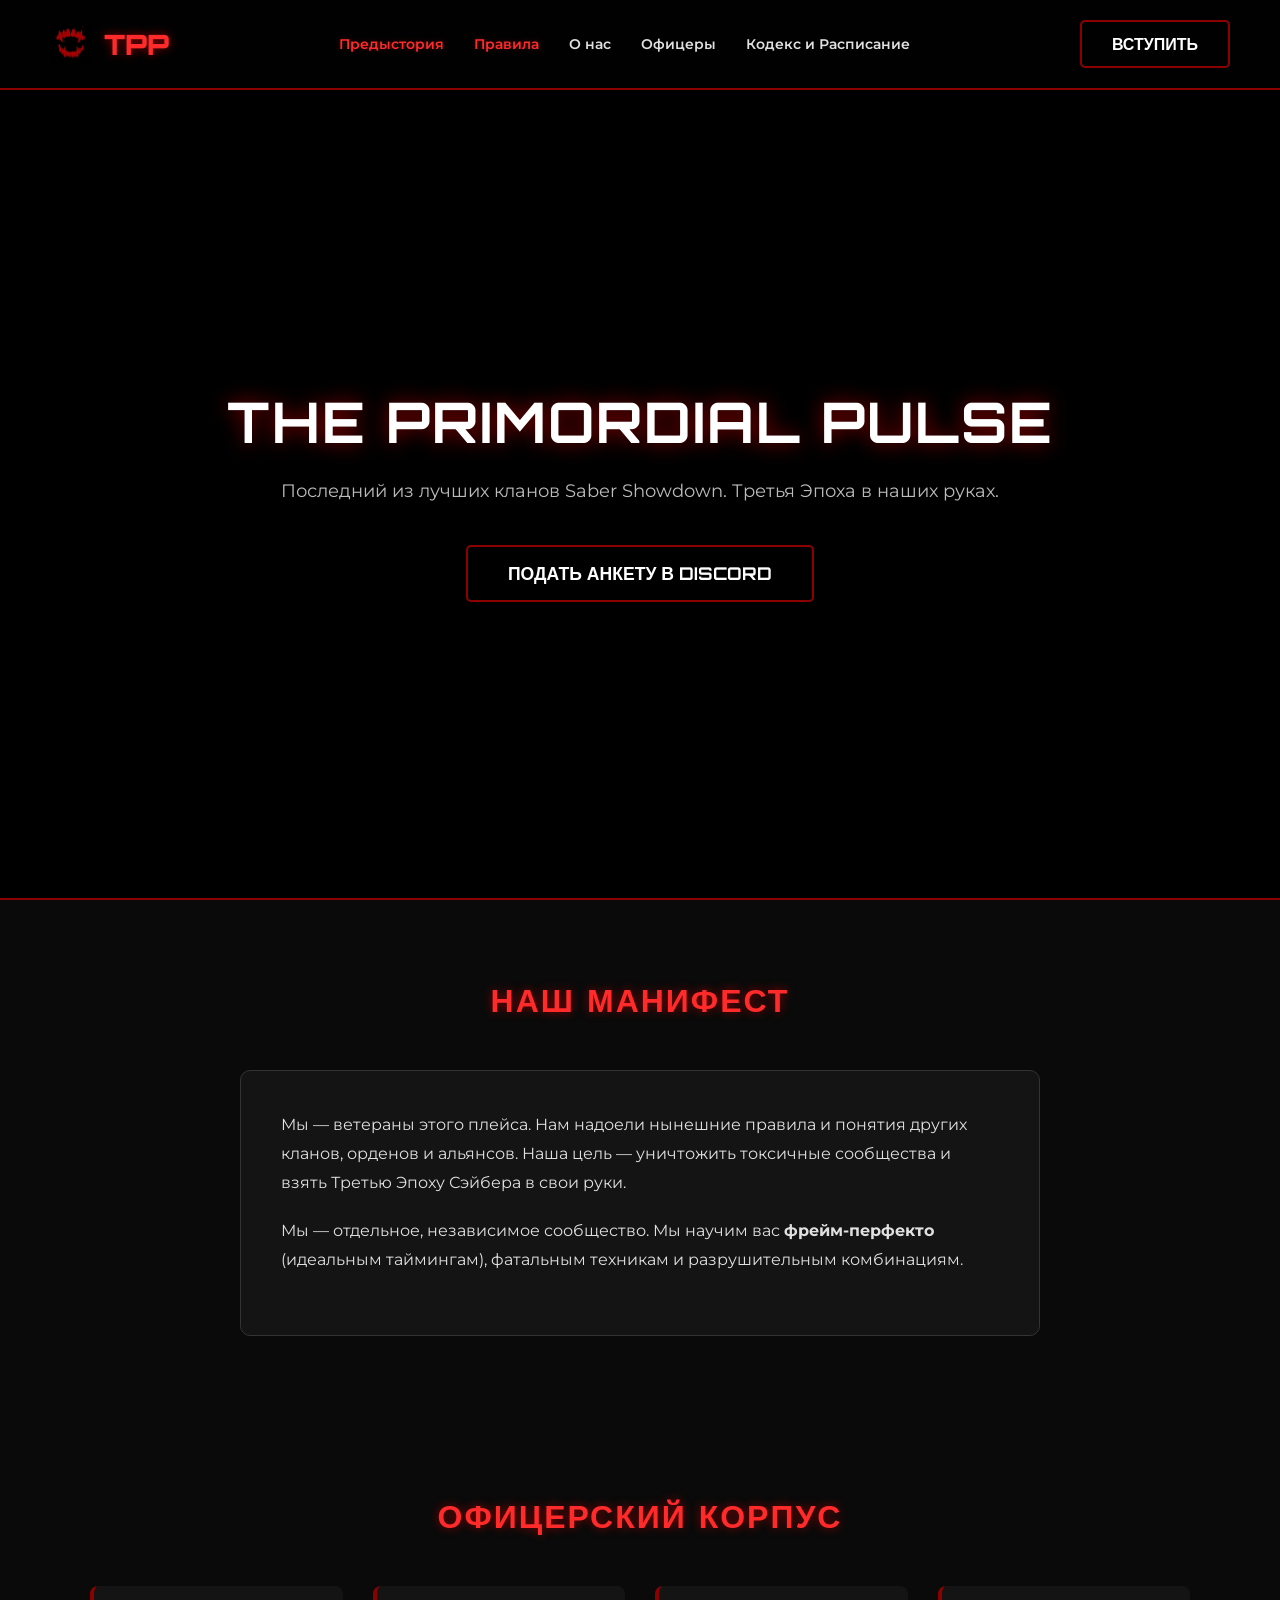
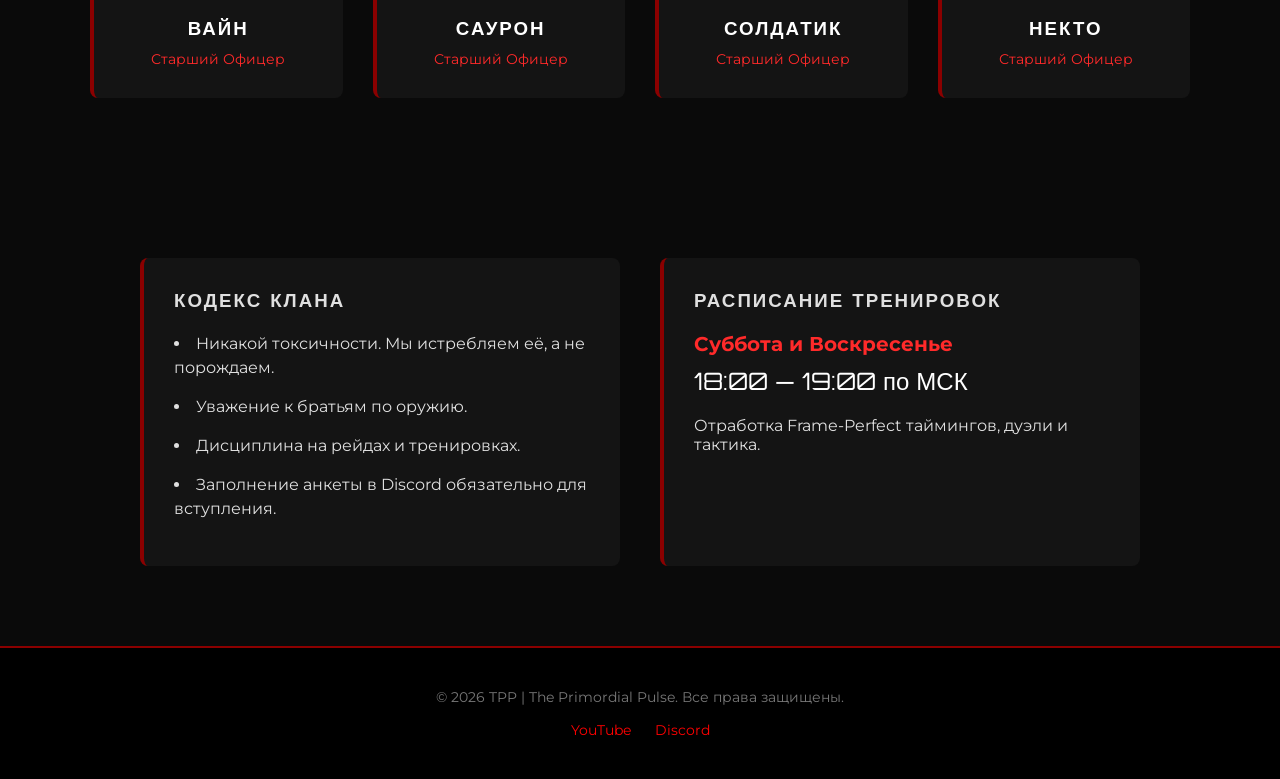
<file: index.html>
<!DOCTYPE html>
<html lang="ru">
<head>
    <meta charset="UTF-8">
    <meta name="viewport" content="width=device-width, initial-scale=1.0">
    <title>TPP | The Primordial Pulse - Saber Showdown</title>
    <link rel="stylesheet" href="main.css">
    <link href="https://fonts.googleapis.com/css2?family=Orbitron:wght@400;700;900&family=Montserrat:wght@300;400;600&display=swap" rel="stylesheet">
    
    <style>
        .logo {
            display: flex;
            align-items: center;
            gap: 12px;
        }
        .logo-img {
            height: 40px;
            width: auto;
        }
    </style>
</head>
<body>

<header class="header">
        <div class="logo">
            <img src="Photo-TPP.jpg" alt="Оскал TPP" class="logo-img">
            <span>TPP</span>
        </div>
        <nav class="nav">
            <a href="lore.html" class="nav-external">Предыстория</a>
            <a href="rules.html" class="nav-external">Правила</a>
            
            <a href="#about">О нас</a>
            <a href="#officers">Офицеры</a>
            <a href="#training">Кодекс и Расписание</a> </nav>
        <a href="https://discord.gg/thZGE3vgbN" class="btn-neon header-btn">Вступить</a>
    </header>

    <section class="hero">
        <div class="hero-content">
            <h1 class="glitch" data-text="The Primordial Pulse">The Primordial Pulse</h1>
            <p class="subtitle">Последний из лучших кланов Saber Showdown. Третья Эпоха в наших руках.</p>
            <a href="https://discord.gg/thZGE3vgbN" class="btn-neon large">Подать анкету в Discord</a>
        </div>
    </section>

    <section id="about" class="section about-section">
        <h2 class="section-title">Наш Манифест</h2>
        <div class="about-grid">
            <div class="about-text">
                <p>Мы — ветераны этого плейса. Нам надоели нынешние правила и понятия других кланов, орденов и альянсов. Наша цель — уничтожить токсичные сообщества и взять Третью Эпоху Сэйбера в свои руки.</p>
                <p>Мы — отдельное, независимое сообщество. Мы научим вас <strong>фрейм-перфекто</strong> (идеальным таймингам), фатальным техникам и разрушительным комбинациям.</p>
            </div>
        </div>
    </section>

    <section id="officers" class="section officers-section">
        <h2 class="section-title">Офицерский Корпус</h2>
        <div class="officers-grid">
            <div class="card officer-card"><h3>Вайн</h3><p>Старший Офицер</p></div>
            <div class="card officer-card"><h3>Саурон</h3><p>Старший Офицер</p></div>
            <div class="card officer-card"><h3>Солдатик</h3><p>Старший Офицер</p></div>
            <div class="card officer-card"><h3>Некто</h3><p>Старший Офицер</p></div>
        </div>
    </section>

    <section id="training" class="section split-section">
        <div id="rules" class="rules-block card">
            <h3>Кодекс Клана</h3>
            <ul>
                <li>Никакой токсичности. Мы истребляем её, а не порождаем.</li>
                <li>Уважение к братьям по оружию.</li>
                <li>Дисциплина на рейдах и тренировках.</li>
                <li>Заполнение анкеты в Discord обязательно для вступления.</li>
            </ul>
        </div>

        <div class="training-block card">
            <h3>Расписание Тренировок</h3>
            <p class="time">Суббота и Воскресенье</p>
            <p class="time-hours">18:00 — 19:00 по МСК</p>
            <p>Отработка Frame-Perfect таймингов, дуэли и тактика.</p>
        </div>
    </section>

    <footer class="footer">
        <div class="footer-content">
            <p>&copy; 2026 TPP | The Primordial Pulse. Все права защищены.</p>
            <div class="footer-links">
                <a href="https://www.youtube.com/@Hope_Player" style="color: red;">YouTube</a>
                <a href="https://discord.gg/thZGE3vgbN" style="color: red;">Discord</a>
            </div>
        </div>
    </footer>
</body>
</html>
</file>
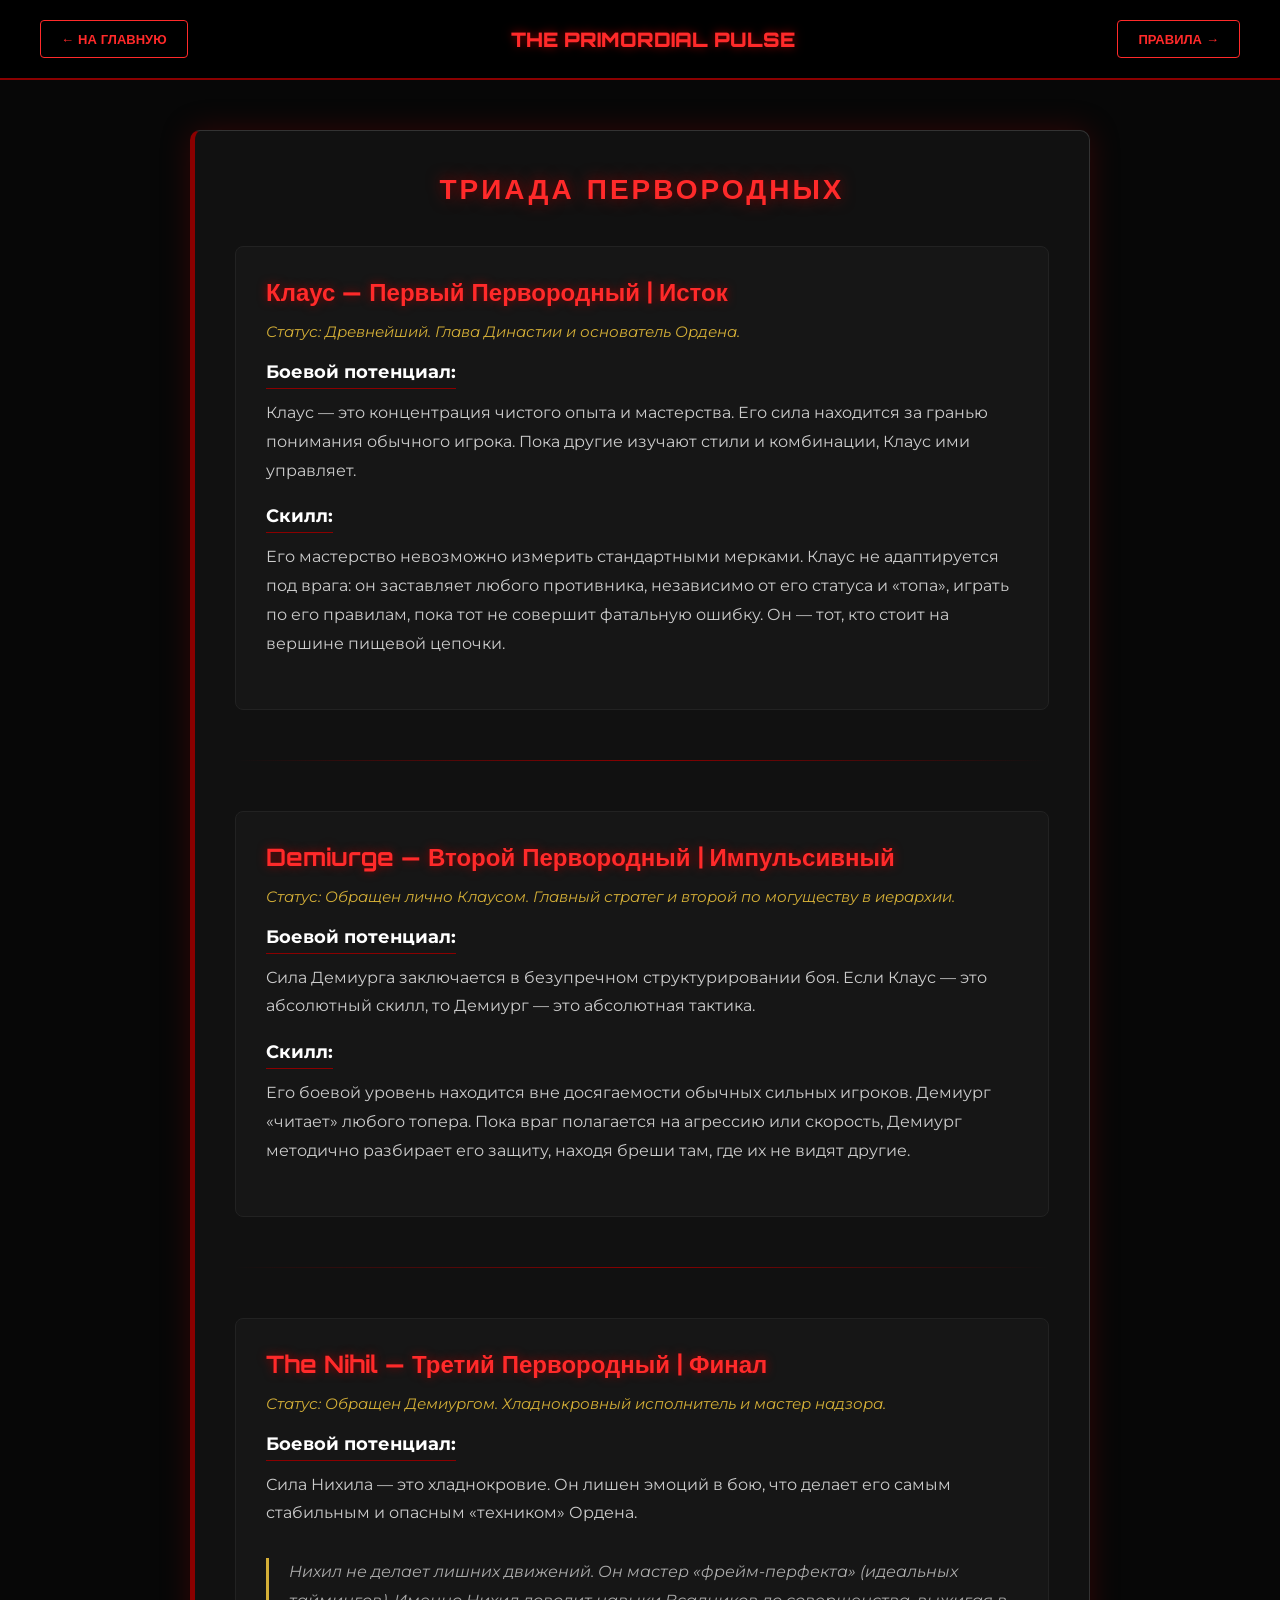
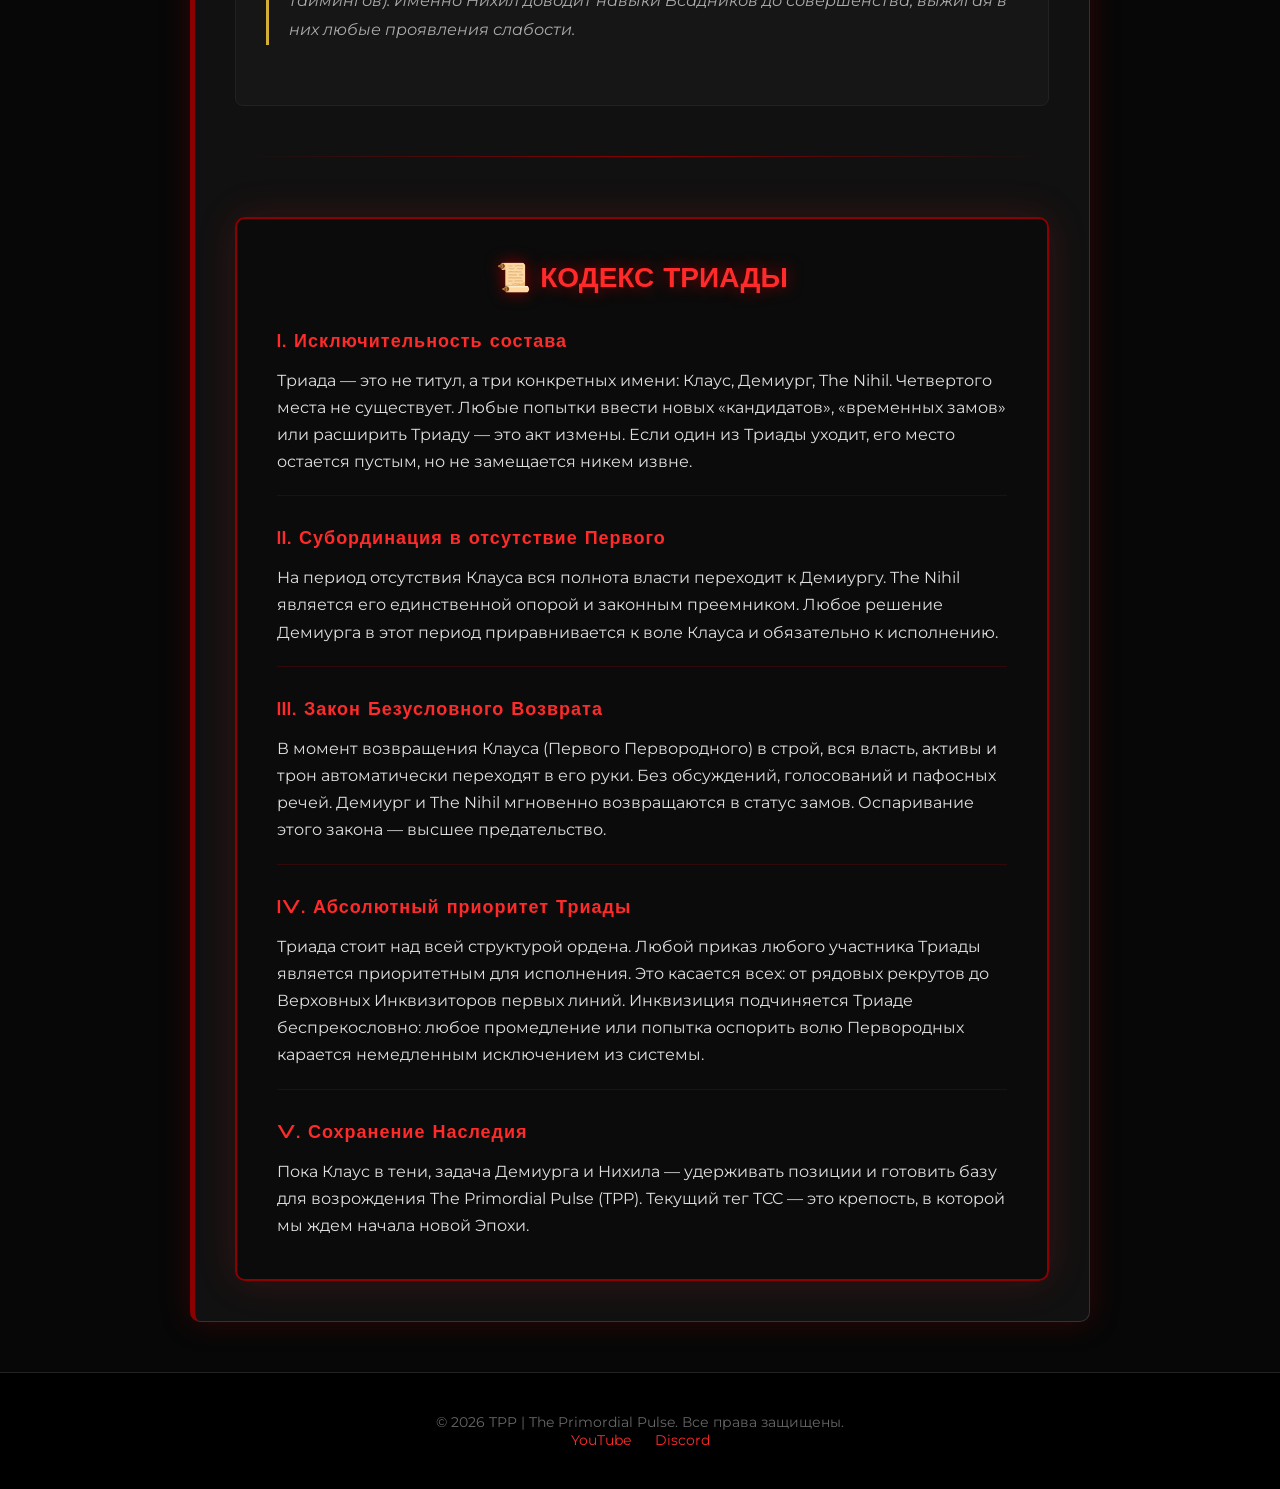
<file: lore.html>
<!DOCTYPE html>
<html lang="ru">
<head>
    <meta charset="UTF-8">
    <meta name="viewport" content="width=device-width, initial-scale=1.0">
    <title>Предыстория | The Primordial Pulse</title>
    <link rel="stylesheet" href="lore.css">
    <link href="https://fonts.googleapis.com/css2?family=Orbitron:wght@400;700;900&family=Montserrat:wght@300;400;600&display=swap" rel="stylesheet">
</head>
<body>

    <header class="header">
        <div class="nav-container">
            
            <a href="index.html" class="nav-btn">← На главную</a>
            
            <h1 class="nav-title">THE PRIMORDIAL PULSE</h1>
            
            <a href="rules.html" class="nav-btn">Правила →</a>
            
        </div>
    </header>

    <section class="lore-section">
        <h1 class="lore-title">Триада Первородных</h1>

        <div class="lore-content">
            
            <div class="character-card">
                <h2>Клаус — Первый Первородный | Исток</h2>
                <p class="status">Статус: Древнейший. Глава Династии и основатель Ордена.</p>
                <div class="bio-block">
                    <h3>Боевой потенциал:</h3>
                    <p>Клаус — это концентрация чистого опыта и мастерства. Его сила находится за гранью понимания обычного игрока. Пока другие изучают стили и комбинации, Клаус ими управляет.</p>
                </div>
                <div class="bio-block">
                    <h3>Скилл:</h3>
                    <p>Его мастерство невозможно измерить стандартными мерками. Клаус не адаптируется под врага: он заставляет любого противника, независимо от его статуса и «топа», играть по его правилам, пока тот не совершит фатальную ошибку. Он — тот, кто стоит на вершине пищевой цепочки.</p>
                </div>
            </div>

            <hr class="lore-divider">

            <div class="character-card">
                <h2>Demiurge — Второй Первородный | Импульсивный</h2>
                <p class="status">Статус: Обращен лично Клаусом. Главный стратег и второй по могуществу в иерархии.</p>
                <div class="bio-block">
                    <h3>Боевой потенциал:</h3>
                    <p>Сила Демиурга заключается в безупречном структурировании боя. Если Клаус — это абсолютный скилл, то Демиург — это абсолютная тактика.</p>
                </div>
                <div class="bio-block">
                    <h3>Скилл:</h3>
                    <p>Его боевой уровень находится вне досягаемости обычных сильных игроков. Демиург «читает» любого топера. Пока враг полагается на агрессию или скорость, Демиург методично разбирает его защиту, находя бреши там, где их не видят другие.</p>
                </div>
            </div>

            <hr class="lore-divider">

            <div class="character-card">
                <h2>The Nihil — Третий Первородный | Финал</h2>
                <p class="status">Статус: Обращен Демиургом. Хладнокровный исполнитель и мастер надзора.</p>
                <div class="bio-block">
                    <h3>Боевой потенциал:</h3>
                    <p>Сила Нихила — это хладнокровие. Он лишен эмоций в бою, что делает его самым стабильным и опасным «техником» Ордена.</p>
                </div>
                <blockquote>
                    Нихил не делает лишних движений. Он мастер «фрейм-перфекта» (идеальных таймингов). Именно Нихил доводит навыки Всадников до совершенства, выжигая в них любые проявления слабости.
                </blockquote>
            </div>

            <hr class="lore-divider">

            <div class="codex-block">
                <h2 class="codex-title">📜 Кодекс Триады</h2>
                <div class="codex-item">
                    <h3>I. Исключительность состава</h3>
                    <p>Триада — это не титул, а три конкретных имени: Клаус, Демиург, The Nihil. Четвертого места не существует. Любые попытки ввести новых «кандидатов», «временных замов» или расширить Триаду — это акт измены. Если один из Триады уходит, его место остается пустым, но не замещается никем извне.</p>
                </div>
                <div class="codex-item">
                    <h3>II. Субординация в отсутствие Первого</h3>
                    <p>На период отсутствия Клауса вся полнота власти переходит к Демиургу. The Nihil является его единственной опорой и законным преемником. Любое решение Демиурга в этот период приравнивается к воле Клауса и обязательно к исполнению.</p>
                </div>
                <div class="codex-item">
                    <h3>III. Закон Безусловного Возврата</h3>
                    <p>В момент возвращения Клауса (Первого Первородного) в строй, вся власть, активы и трон автоматически переходят в его руки. Без обсуждений, голосований и пафосных речей. Демиург и The Nihil мгновенно возвращаются в статус замов. Оспаривание этого закона — высшее предательство.</p>
                </div>
                <div class="codex-item">
                    <h3>IV. Абсолютный приоритет Триады</h3>
                    <p>Триада стоит над всей структурой ордена. Любой приказ любого участника Триады является приоритетным для исполнения. Это касается всех: от рядовых рекрутов до Верховных Инквизиторов первых линий. Инквизиция подчиняется Триаде беспрекословно: любое промедление или попытка оспорить волю Первородных карается немедленным исключением из системы.</p>
                </div>
                <div class="codex-item">
                    <h3>V. Сохранение Наследия</h3>
                    <p>Пока Клаус в тени, задача Демиурга и Нихила — удерживать позиции и готовить базу для возрождения The Primordial Pulse (TPP). Текущий тег TCC — это крепость, в которой мы ждем начала новой Эпохи.</p>
                </div>
            </div>

        </div>
    </section>

    <footer class="footer">
        <div class="footer-content">
            <p>&copy; 2026 TPP | The Primordial Pulse. Все права защищены.</p>
            <div class="footer-links">
                <a href="https://www.youtube.com/@Hope_Player" target="_blank">YouTube</a>
                <a href="https://discord.gg/thZGE3vgbN" target="_blank">Discord</a>
            </div>
        </div>
    </footer>

</body>
</html>
</file>
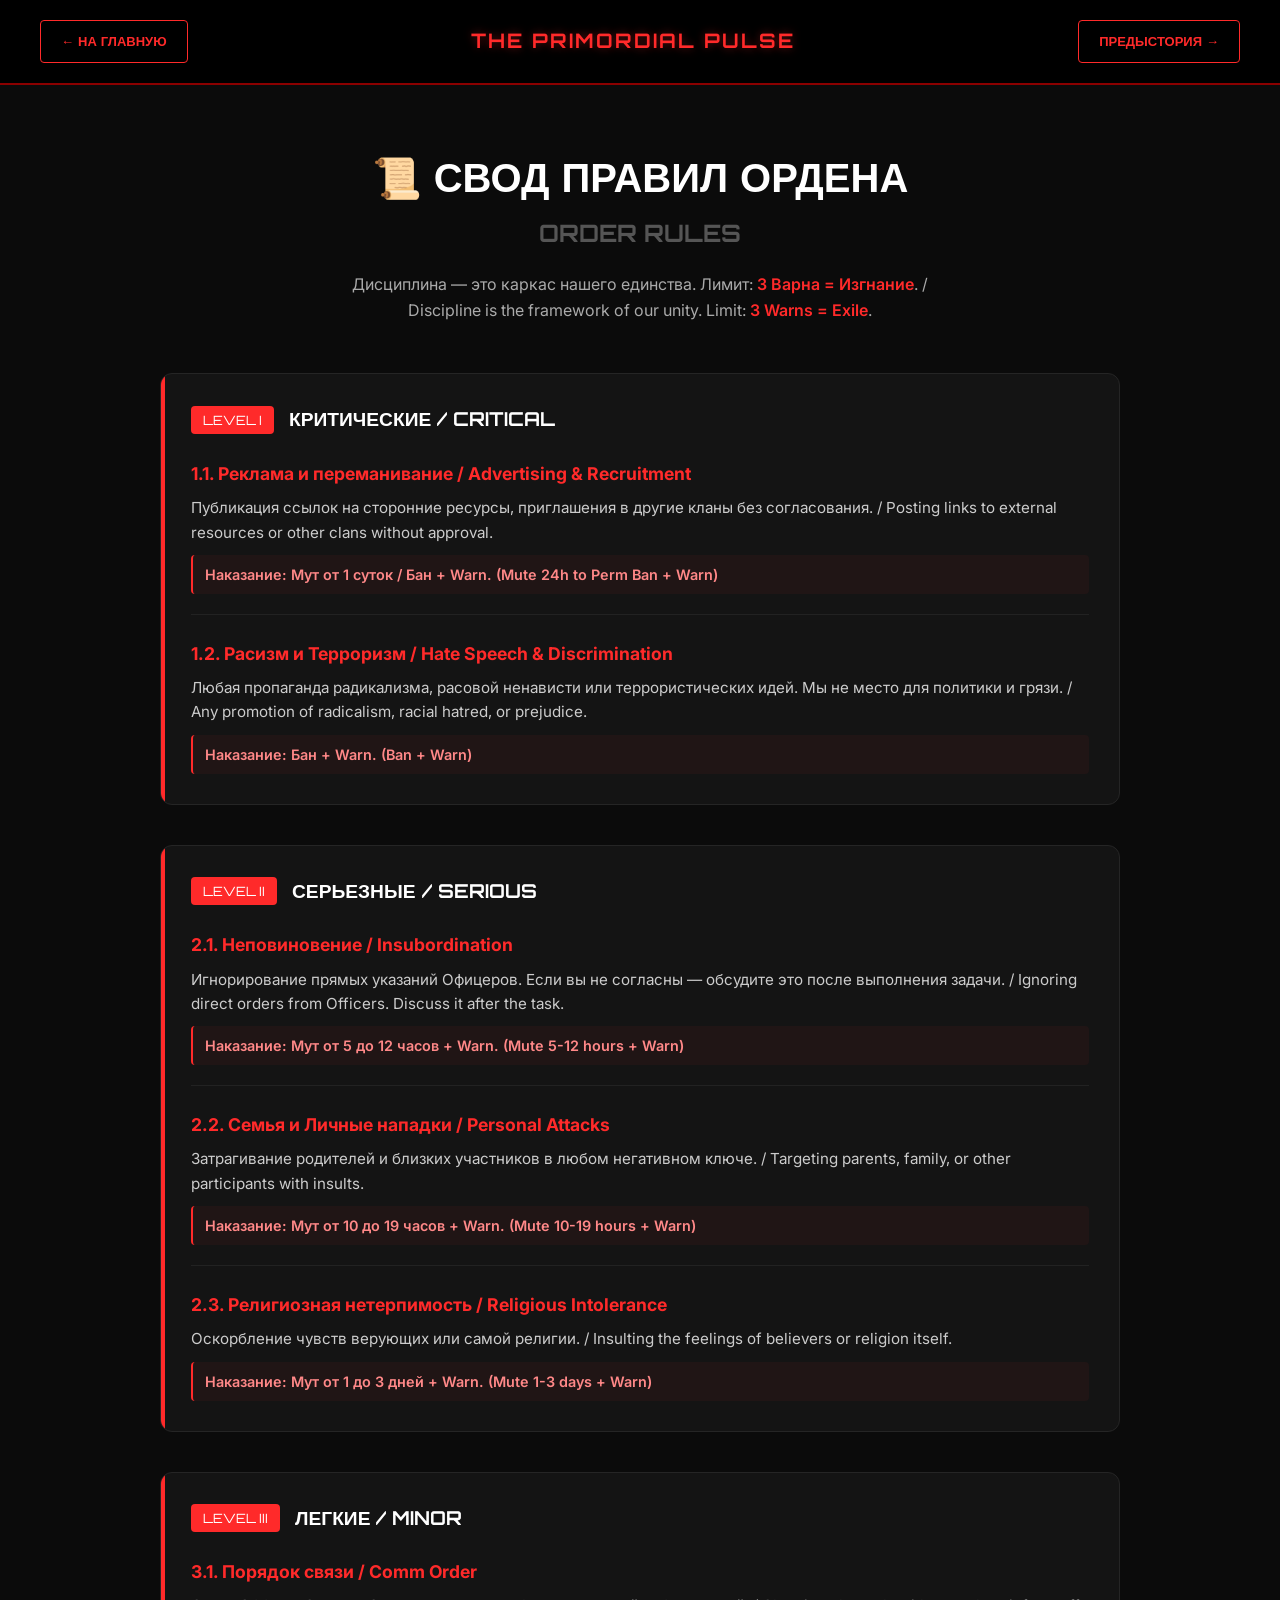
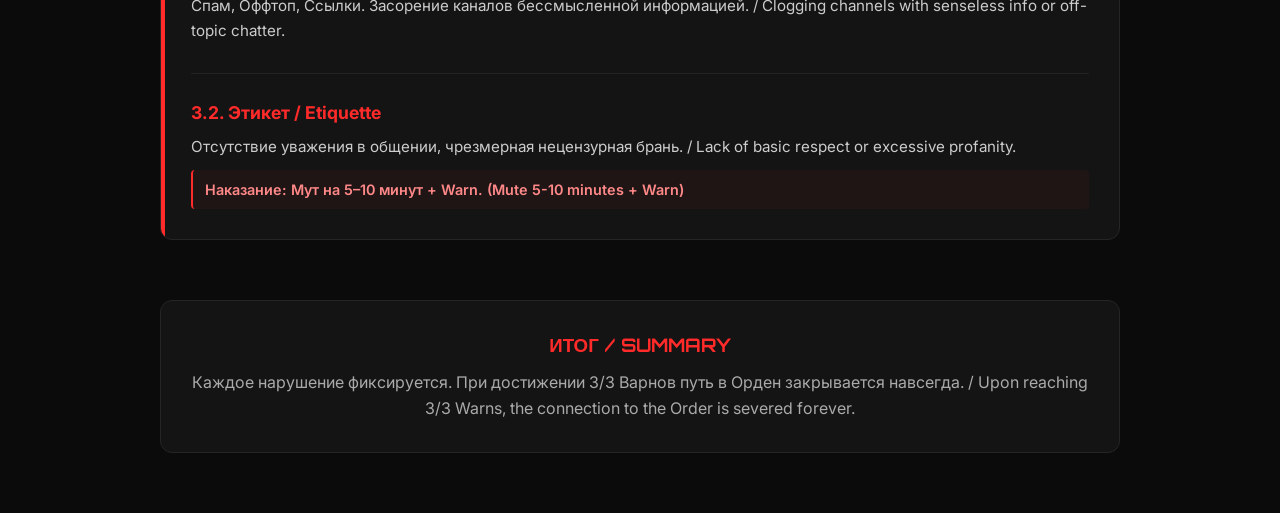
<file: rules.html>
<!DOCTYPE html>
<html lang="ru">
<head>
    <meta charset="UTF-8">
    <meta name="viewport" content="width=device-width, initial-scale=1.0">
    <title>TPP | Свод Правил Ордена</title>
    <link rel="stylesheet" href="rules.css">
    <link href="https://fonts.googleapis.com/css2?family=Orbitron:wght@400;700&family=Inter:wght@300;400;600&display=swap" rel="stylesheet">
</head>
<body>

    <header class="rules-header">
        <div class="nav-container">
            <a href="index.html" class="nav-btn">← На главную</a>
            
            <span class="nav-logo">THE PRIMORDIAL PULSE</span>
            
            <a href="lore.html" class="nav-btn">Предыстория →</a>
        </div>
    </header>

    <main class="rules-container">
        
        <header class="section-title">
            <h1>📜 СВОД ПРАВИЛ ОРДЕНА</h1>
            <h2>ORDER RULES</h2>
            <p class="summary">Дисциплина — это каркас нашего единства. Лимит: <span>3 Варна = Изгнание</span>. / Discipline is the framework of our unity. Limit: <span>3 Warns = Exile</span>.</p>
        </header>

        <div class="rules-grid">

            <div class="rules-card critical">
                <div class="card-glow"></div>
                <div class="card-header">
                    <span class="level-badge">LEVEL I</span>
                    <h3>КРИТИЧЕСКИЕ / CRITICAL</h3>
                </div>
                <div class="card-body">
                    <div class="rule-item">
                        <h4>1.1. Реклама и переманивание / Advertising & Recruitment</h4>
                        <p>Публикация ссылок на сторонние ресурсы, приглашения в другие кланы без согласования. / Posting links to external resources or other clans without approval.</p>
                        <span class="verdict">Наказание: Мут от 1 суток / Бан + Warn. (Mute 24h to Perm Ban + Warn)</span>
                    </div>
                    <div class="rule-item">
                        <h4>1.2. Расизм и Терроризм / Hate Speech & Discrimination</h4>
                        <p>Любая пропаганда радикализма, расовой ненависти или террористических идей. Мы не место для политики и грязи. / Any promotion of radicalism, racial hatred, or prejudice.</p>
                        <span class="verdict">Наказание: Бан + Warn. (Ban + Warn)</span>
                    </div>
                </div>
            </div>

            <div class="rules-card serious">
                <div class="card-glow"></div>
                <div class="card-header">
                    <span class="level-badge">LEVEL II</span>
                    <h3>СЕРЬЕЗНЫЕ / SERIOUS</h3>
                </div>
                <div class="card-body">
                    <div class="rule-item">
                        <h4>2.1. Неповиновение / Insubordination</h4>
                        <p>Игнорирование прямых указаний Офицеров. Если вы не согласны — обсудите это после выполнения задачи. / Ignoring direct orders from Officers. Discuss it after the task.</p>
                        <span class="verdict">Наказание: Мут от 5 до 12 часов + Warn. (Mute 5-12 hours + Warn)</span>
                    </div>
                    <div class="rule-item">
                        <h4>2.2. Семья и Личные нападки / Personal Attacks</h4>
                        <p>Затрагивание родителей и близких участников в любом негативном ключе. / Targeting parents, family, or other participants with insults.</p>
                        <span class="verdict">Наказание: Мут от 10 до 19 часов + Warn. (Mute 10-19 hours + Warn)</span>
                    </div>
                    <div class="rule-item">
                        <h4>2.3. Религиозная нетерпимость / Religious Intolerance</h4>
                        <p>Оскорбление чувств верующих или самой религии. / Insulting the feelings of believers or religion itself.</p>
                        <span class="verdict">Наказание: Мут от 1 до 3 дней + Warn. (Mute 1-3 days + Warn)</span>
                    </div>
                </div>
            </div>

            <div class="rules-card minor">
                <div class="card-glow"></div>
                <div class="card-header">
                    <span class="level-badge">LEVEL III</span>
                    <h3>ЛЕГКИЕ / MINOR</h3>
                </div>
                <div class="card-body">
                    <div class="rule-item">
                        <h4>3.1. Порядок связи / Comm Order</h4>
                        <p>Спам, Оффтоп, Ссылки. Засорение каналов бессмысленной информацией. / Clogging channels with senseless info or off-topic chatter.</p>
                    </div>
                    <div class="rule-item">
                        <h4>3.2. Этикет / Etiquette</h4>
                        <p>Отсутствие уважения в общении, чрезмерная нецензурная брань. / Lack of basic respect or excessive profanity.</p>
                        <span class="verdict">Наказание: Мут на 5–10 минут + Warn. (Mute 5-10 minutes + Warn)</span>
                    </div>
                </div>
            </div>

        </div>

        <footer class="rules-footer">
            <div class="footer-border"></div>
            <h3>ИТОГ / SUMMARY</h3>
            <p>Каждое нарушение фиксируется. При достижении 3/3 Варнов путь в Орден закрывается навсегда. / Upon reaching 3/3 Warns, the connection to the Order is severed forever.</p>
        </footer>

    </main>

</body>
</html>
</file>
<file: main.css>
:root {
    --bg-dark: #0a0a0a;
    --bg-card: #141414;
    --blood-red: #8b0000;
    --neon-red: #ff2a2a;
    --text-color: #e0e0e0;
}

@import url('https://fonts.googleapis.com/css2?family=Orbitron:wght@400;700;900&family=Montserrat:wght@300;400;600&display=swap');

* {
    margin: 0;
    padding: 0;
    box-sizing: border-box;
    scroll-behavior: smooth;
}

body {
    background-color: var(--bg-dark);
    color: var(--text-color);
    font-family: 'Montserrat', sans-serif;
    overflow-x: hidden;
}

h1, h2, h3 {
    font-family: 'Orbitron', sans-serif;
    text-transform: uppercase;
    letter-spacing: 2px;
}

.header {
    display: flex;
    justify-content: space-between;
    align-items: center;
    padding: 20px 50px;
    background: rgba(0, 0, 0, 0.85);
    border-bottom: 2px solid var(--blood-red);
    position: sticky;
    top: 0;
    z-index: 1000;
}

.logo {
    display: flex;
    align-items: center;
    gap: 15px;
    font-family: 'Orbitron', sans-serif;
    font-size: 28px;
    font-weight: 900;
    color: var(--neon-red);
    text-shadow: 0 0 10px var(--blood-red);
}

.logo-img {
    height: 45px;
    width: auto;
}

.nav {
    display: flex;
    align-items: center;
}

.nav a {
    color: var(--text-color);
    text-decoration: none;
    margin: 0 15px;
    font-weight: 600;
    font-size: 14px;
    transition: transform 0.2s ease, color 0.3s ease;
}

.nav a.nav-external {
    color: var(--neon-red);
    text-shadow: 0 0 5px rgba(255, 42, 42, 0.3);
}

.nav a.nav-external:hover {
    color: #fff;
    text-shadow: 0 0 10px #fff;
    transform: scale(1.05) translateY(-2px);
    text-decoration: underline;
}

/* Обычные ссылки на странице */
.nav a:not(.nav-external):hover {
    color: var(--neon-red);
    text-shadow: 0 0 8px var(--neon-red);
    transform: scale(1.05) translateY(-2px);
}

.btn-neon {
    display: inline-block;
    padding: 12px 30px;
    background: transparent;
    color: #fff;
    text-decoration: none;
    font-family: 'Orbitron', sans-serif;
    border: 2px solid var(--blood-red);
    border-radius: 5px;
    font-weight: bold;
    transition: 0.4s ease;
    text-transform: uppercase;
}

.btn-neon:hover {
    background: var(--blood-red);
    box-shadow: 0 0 20px var(--neon-red);
    cursor: pointer;
}

.btn-neon.large {
    font-size: 1.1rem;
    padding: 15px 40px;
}

.hero {
    height: 90vh;
    display: flex;
    justify-content: center;
    align-items: center;
    text-align: center;
    background: #000;
    border-bottom: 2px solid var(--blood-red);
}

.hero-content h1 {
    font-size: 56px;
    color: #fff;
    margin-bottom: 20px;
    text-shadow: 0 0 20px var(--blood-red);
}

.subtitle {
    font-size: 18px;
    margin-bottom: 40px;
    color: #bbb;
    max-width: 800px;
    margin-left: auto;
    margin-right: auto;
    line-height: 1.6;
}

.section {
    padding: 80px 50px;
}

.section-title {
    text-align: center;
    font-size: 32px;
    color: var(--neon-red);
    margin-bottom: 50px;
    text-shadow: 0 0 10px var(--blood-red);
}

.card {
    background: var(--bg-card);
    padding: 30px;
    border-radius: 8px;
    border-left: 4px solid var(--blood-red);
    transition: transform 0.3s ease, box-shadow 0.3s ease;
}

.card:hover {
    transform: translateY(-5px);
    box-shadow: 0 10px 25px rgba(139, 0, 0, 0.4);
}

.about-grid {
    max-width: 800px;
    margin: 0 auto;
    background: var(--bg-card);
    padding: 40px;
    border-radius: 10px;
    border: 1px solid #333;
}

.about-text p {
    line-height: 1.8;
    margin-bottom: 20px;
    font-size: 16px;
}

.officers-grid {
    display: grid;
    grid-template-columns: repeat(auto-fit, minmax(200px, 1fr));
    gap: 30px;
    max-width: 1100px;
    margin: 0 auto;
}

.officer-card {
    text-align: center;
}

.officer-card h3 {
    color: #fff;
    margin-bottom: 10px;
}

.officer-card p {
    color: var(--neon-red);
    font-size: 14px;
}

.split-section {
    display: grid;
    grid-template-columns: 1fr 1fr;
    gap: 40px;
    max-width: 1100px;
    margin: 0 auto;
}

.rules-block ul {
    list-style-position: inside;
    margin-top: 20px;
}

.rules-block li {
    margin-bottom: 15px;
    line-height: 1.5;
}

.time {
    color: var(--neon-red);
    font-size: 20px;
    font-weight: bold;
    margin: 20px 0 10px;
}

.time-hours {
    font-size: 24px;
    font-family: 'Orbitron', sans-serif;
    color: #fff;
    margin-bottom: 20px;
}

.footer {
    padding: 40px 50px;
    background: #000;
    border-top: 2px solid var(--blood-red);
    text-align: center;
    font-size: 14px;
    color: #777;
}

.footer-links {
    margin-top: 15px;
}

.footer-links a {
    color: #aaa;
    text-decoration: none;
    margin: 0 10px;
    transition: color 0.3s;
}

.footer-links a:hover {
    color: var(--neon-red);
}

@media (max-width: 768px) {
    .split-section {
        grid-template-columns: 1fr;
    }
    .header {
        padding: 20px;
        flex-direction: column;
        gap: 15px;
    }
    .nav {
        flex-direction: column;
        gap: 10px;
    }
    .nav a {
        margin: 0;
        font-size: 16px;
    }
    .hero-content h1 {
        font-size: 36px;
    }
}
</file>
<file: lore.css>
:root {
    --bg-dark: #070707;
    --blood-red: #8b0000;
    --neon-red: #ff2a2a;
    --text-gold: #d4af37;
    --text-color: #e0e0e0;
}

* {
    margin: 0;
    padding: 0;
    box-sizing: border-box;
    scroll-behavior: smooth;
}

body {
    background-color: var(--bg-dark);
    color: var(--text-color);
    font-family: 'Montserrat', sans-serif;
    overflow-x: hidden;
}

.header {
    background: #000000;
    border-bottom: 2px solid var(--blood-red);
    position: sticky;
    top: 0;
    z-index: 1000;
    padding: 20px 0;
}

.nav-container {
    display: flex;
    justify-content: space-between;
    align-items: center;
    max-width: 1400px;
    margin: 0 auto;
    padding: 0 40px;
}

.nav-title {
    font-family: 'Orbitron', sans-serif;
    font-size: 20px;
    font-weight: 900;
    color: var(--neon-red);
    text-shadow: 0 0 10px var(--blood-red);
    text-align: center;
    flex: 1;
}

.nav-btn {
    display: inline-block;
    padding: 10px 20px;
    background: transparent;
    color: var(--neon-red);
    border: 1px solid var(--neon-red);
    text-decoration: none;
    font-family: 'Orbitron', sans-serif;
    font-weight: 700;
    font-size: 13px;
    border-radius: 4px;
    transition: all 0.3s ease;
    text-transform: uppercase;
    white-space: nowrap;
}

.nav-btn:hover {
    background: var(--neon-red);
    color: #fff;
    box-shadow: 0 0 15px var(--neon-red);
    cursor: pointer;
}

.lore-section {
    max-width: 900px;
    margin: 50px auto;
    padding: 40px;
    background: rgba(20, 20, 20, 0.8);
    border: 1px solid #333;
    border-left: 5px solid var(--blood-red);
    border-radius: 10px;
    box-shadow: 0 0 30px rgba(139, 0, 0, 0.3);
}

.lore-title {
    font-family: 'Orbitron', sans-serif;
    color: var(--neon-red);
    font-size: 36px;
    text-align: center;
    margin-bottom: 40px;
    text-shadow: 0 0 15px var(--blood-red);
    text-transform: uppercase;
    letter-spacing: 3px;
}

.character-card {
    background: rgba(25, 25, 25, 0.7);
    padding: 30px;
    border-radius: 8px;
    border: 1px solid #222;
    margin-bottom: 40px;
}

.character-card h2 {
    font-family: 'Orbitron', sans-serif;
    color: var(--neon-red);
    font-size: 24px;
    margin-bottom: 15px;
    text-shadow: 0 0 10px var(--blood-red);
}

.status {
    font-style: italic;
    color: var(--text-gold);
    margin-bottom: 20px;
    font-size: 15px;
}

.bio-block {
    margin-bottom: 20px;
}

.bio-block h3 {
    font-size: 18px;
    color: #fff;
    margin-bottom: 10px;
    border-bottom: 1px solid var(--blood-red);
    display: inline-block;
    padding-bottom: 5px;
}

.bio-block p {
    font-size: 16px;
    line-height: 1.8;
    color: #cccccc;
}

.lore-divider {
    border: 0;
    height: 1px;
    background: linear-gradient(to right, transparent, var(--blood-red), transparent);
    margin: 50px 0;
}

blockquote {
    border-left: 3px solid var(--text-gold);
    padding-left: 20px;
    margin: 30px 0;
    font-style: italic;
    color: #aaa;
    line-height: 1.8;
}

.codex-block {
    background: rgba(10, 10, 10, 0.9);
    padding: 40px;
    border: 2px solid var(--blood-red);
    border-radius: 10px;
    margin-top: 60px;
    box-shadow: 0 0 40px rgba(255, 42, 42, 0.15);
}

.codex-title {
    font-family: 'Orbitron', sans-serif;
    color: var(--neon-red);
    font-size: 28px;
    text-align: center;
    margin-bottom: 35px;
    text-shadow: 0 0 15px var(--blood-red);
    text-transform: uppercase;
}

.codex-item {
    margin-bottom: 30px;
    padding-bottom: 20px;
    border-bottom: 1px solid rgba(139, 0, 0, 0.3);
}

.codex-item:last-child {
    border-bottom: none;
    margin-bottom: 0;
    padding-bottom: 0;
}

.codex-item h3 {
    font-family: 'Orbitron', sans-serif;
    color: var(--neon-red);
    font-size: 18px;
    margin-bottom: 15px;
    letter-spacing: 1px;
}

.codex-item p {
    font-size: 16px;
    line-height: 1.7;
    color: #dfdfdf;
}

.footer {
    padding: 40px;
    text-align: center;
    border-top: 1px solid #222;
    background: #000;
    font-size: 14px;
    color: #666;
}

.footer-links a {
    color: var(--neon-red);
    text-decoration: none;
    margin: 0 10px;
}

@media (max-width: 768px) {
    .nav-container {
        flex-direction: column;
        gap: 15px;
    }
    .lore-section {
        margin: 20px;
        padding: 20px;
    }
    .lore-title {
        font-size: 28px;
    }
}
    .lore-title {
        font-size: 28px;
    }
}
</file>
<file: rules.css>
* {
    margin: 0;
    padding: 0;
    box-sizing: border-box;
}

body {
    background-color: #0b0b0b;
    color: #e0e0e0;
    font-family: 'Inter', sans-serif;
    line-height: 1.6;
    overflow-x: hidden;
}

.rules-header {
    background: rgba(0, 0, 0, 0.95);
    backdrop-filter: blur(10px);
    border-bottom: 2px solid #8b0000;
    position: sticky;
    top: 0;
    z-index: 1000;
    padding: 20px 0;
}

.nav-container {
    display: flex;
    justify-content: space-between;
    align-items: center;
    max-width: 1400px;
    margin: 0 auto;
    padding: 0 40px;
}

.nav-logo {
    font-family: 'Orbitron', sans-serif;
    color: #ff2a2a;
    letter-spacing: 2px;
    font-weight: 700;
    font-size: 20px;
    text-shadow: 0 0 10px rgba(255, 42, 42, 0.4);
    text-align: center;
    flex: 1;
}

.nav-btn {
    display: inline-block;
    padding: 10px 20px;
    background: transparent;
    color: #ff2a2a;
    border: 1px solid #ff2a2a;
    text-decoration: none;
    font-family: 'Orbitron', sans-serif;
    font-weight: 700;
    font-size: 13px;
    border-radius: 4px;
    transition: all 0.3s ease;
    text-transform: uppercase;
    white-space: nowrap;
}

.nav-btn:hover {
    background: #ff2a2a;
    color: #fff;
    box-shadow: 0 0 15px rgba(255, 42, 42, 0.5);
    cursor: pointer;
}

.rules-container {
    max-width: 1000px;
    margin: 60px auto;
    padding: 0 20px;
}

.section-title {
    text-align: center;
    margin-bottom: 50px;
}

.section-title h1 {
    font-family: 'Orbitron', sans-serif;
    color: #fff;
    font-size: 2.5rem;
    margin-bottom: 5px;
}

.section-title h2 {
    font-family: 'Orbitron', sans-serif;
    color: #555;
    font-size: 1.5rem;
    margin-bottom: 20px;
}

.summary {
    color: #aaa;
    max-width: 600px;
    margin: 0 auto;
    font-size: 1rem;
}

.summary span {
    color: #ff2a2a;
    font-weight: 600;
}

.rules-grid {
    display: grid;
    grid-template-columns: 1fr;
    gap: 40px;
}

.rules-card {
    background: #141414;
    border: 1px solid #252525;
    border-radius: 12px;
    padding: 30px;
    position: relative;
    overflow: hidden;
    transition: transform 0.3s cubic-bezier(0.25, 1, 0.5, 1), box-shadow 0.3s ease;
}

.rules-card:hover {
    transform: scale(1.02) translateY(-5px);
    box-shadow: 0 15px 35px rgba(255, 42, 42, 0.15);
    border-color: #ff2a2a;
}

.rules-card::before {
    content: '';
    position: absolute;
    top: 0;
    left: 0;
    width: 4px;
    height: 100%;
    background: #ff2a2a;
}

.card-header {
    display: flex;
    align-items: center;
    gap: 15px;
    margin-bottom: 25px;
}

.level-badge {
    font-family: 'Orbitron', sans-serif;
    background: #ff2a2a;
    color: #fff;
    font-size: 0.8rem;
    padding: 4px 12px;
    border-radius: 4px;
}

.card-header h3 {
    font-family: 'Orbitron', sans-serif;
    color: #fff;
    font-size: 1.2rem;
}

.rule-item {
    margin-bottom: 25px;
    padding-bottom: 20px;
    border-bottom: 1px solid #222;
}

.rule-item:last-child {
    margin-bottom: 0;
    padding-bottom: 0;
    border-bottom: none;
}

.rule-item h4 {
    color: #ff2a2a;
    font-size: 1.1rem;
    margin-bottom: 8px;
}

.rule-item p {
    color: #ccc;
    font-size: 0.95rem;
    margin-bottom: 10px;
}

.verdict {
    display: block;
    color: #ff8888;
    font-size: 0.9rem;
    font-weight: 600;
    background: rgba(255, 42, 42, 0.05);
    padding: 8px 12px;
    border-radius: 4px;
    border-left: 2px solid #ff2a2a;
}

.rules-footer {
    margin-top: 60px;
    text-align: center;
    background: #141414;
    padding: 30px;
    border-radius: 12px;
    border: 1px solid #252525;
}

.rules-footer h3 {
    font-family: 'Orbitron', sans-serif;
    color: #ff2a2a;
    margin-bottom: 10px;
}

.rules-footer p {
    color: #aaa;
}

@media (max-width: 768px) {
    .nav-container {
        flex-direction: column;
        gap: 15px;
    }
}
</file>
